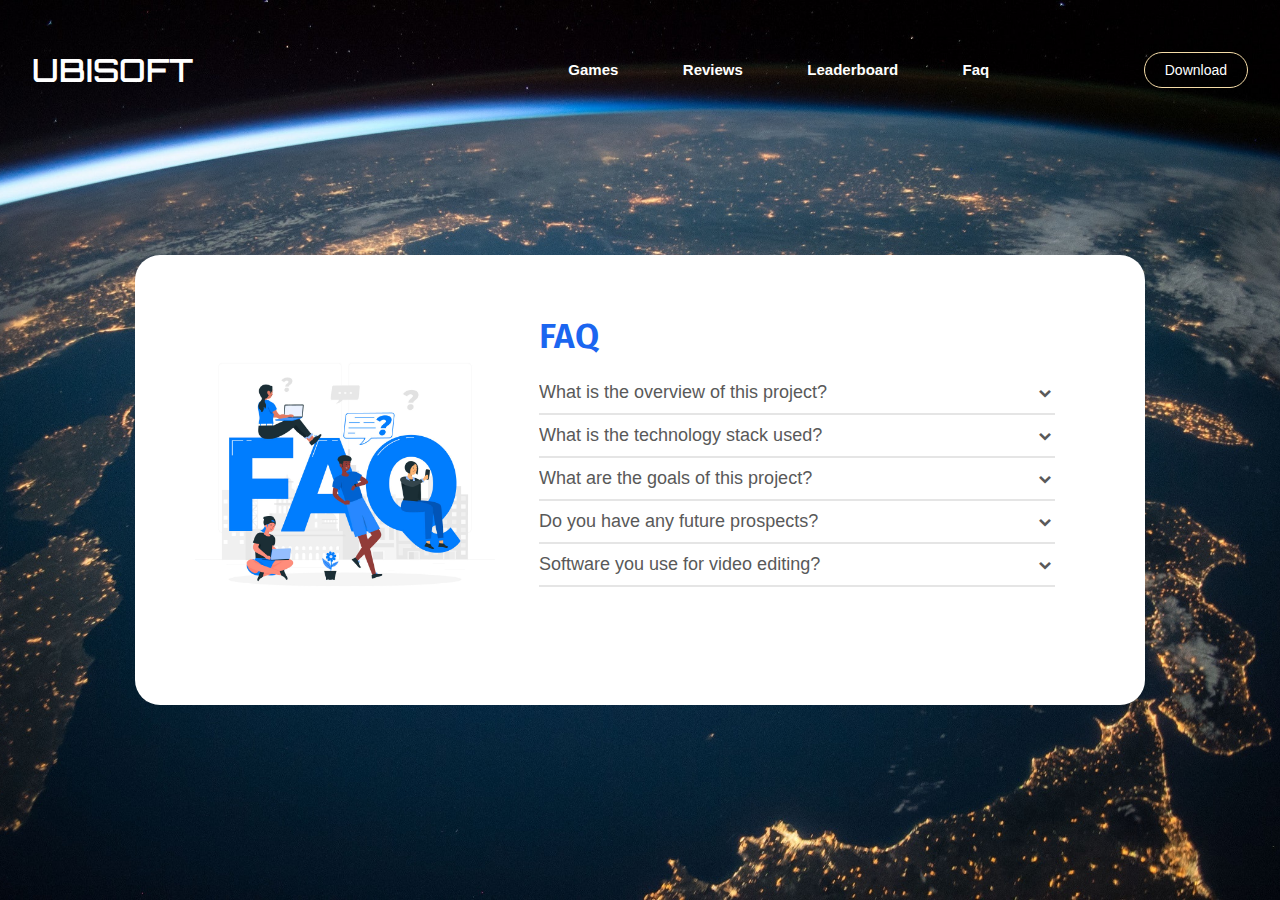
<file: faq.html>
<!DOCTYPE html>
<html lang="en" dir="ltr">
  <head>
    <meta charset="UTF-8">
    <meta name="viewport" content="width=device-width, initial-scale=1.0" />
    <link rel="stylesheet" href="CSS/faq.css">
    <link href='https://unpkg.com/boxicons@2.0.7/css/boxicons.min.css' rel='stylesheet'>
    <link rel="preconnect" href="https://fonts.googleapis.com">
    <link rel="preconnect" href="https://fonts.gstatic.com" crossorigin>
    <link href="https://fonts.googleapis.com/css2?family=Orbitron:wght@600&display=swap" rel="stylesheet">
    <meta name="viewport" content="width=device-width, initial-scale=1.0">
   </head>
<body>
    <div class="header-container">

        <header>
            <div class="logo">
                <h2><a href="index.html">UBISOFT</a></h2>
            </div>
        <nav>
            <ul>
                <li class="activa"><a href="index.html">Games</a></li>
                <li><a href="reviews.html">Reviews</a></li>
                <li><a href="leaderboard.html">Leaderboard</a></li>
                <li><a href="faq.html">Faq</a></li>
                <li class="btn"><a href="#">Download</a></li>
            </ul>
        </nav>
    </header>
</div>
    <div class="accordion">
    <div class="image-box">
      <img src="Images/faq1.jpg" alt="Accordion Image">
    </div>
    <div class="accordion-text">
      <div class="title">FAQ</div>
    <ul class="faq-text">
      <li>
        <div class="question-arrow">
          <span class="question">What is the overview of this project?</span>
          <i class="bx bxs-chevron-down arrow"></i>
        </div>
        <p>A full-fledged, immersive platform for providing knowledge about space and beyond,
          relevant to all age groups. It is a metaverse for learning about our universe wherein
          users can dive deep into the various galaxies and star systems. Users can learn
          more about the celestial bodies in an interactive way by tapping onto any of them and thus
          getting information regarding the same.</p>
        <span class="line"></span>
      </li>
      <li>
        <div class="question-arrow">
          <span class="question">What is the technology stack used?</span>
          <i class="bx bxs-chevron-down arrow"></i>
        </div>
        <p>Unity, Moralis, Ethereum, PostgreSQL, ExpressJs, VanillaJs are some of the main technologies used to make this MetaVerse.</p>
        <span class="line"></span>
      </li>
      <li>
        <div class="question-arrow">
          <span class="question">What are the goals of this project?</span>
          <i class="bx bxs-chevron-down arrow"></i>
        </div>
        <p>1. Invoking curiosity among students aiming to offer the same level of realism to
          students learning to solve real-world problems.</p>
          <p> 2. Research work for space scientists.</p>
        <span class="line"></span>
      </li>
      <li>
        <div class="question-arrow">
          <span class="question">Do you have any future prospects?</span>
          <i class="bx bxs-chevron-down arrow"></i>
        </div>
        <p>1. Enhancing Our Simulations
          </p>
          <p>2. Incorporating Virtual Reality
           </p>
            <p>3. Adding Game Mode
              </p>
        <span class="line"></span>
      </li>
      <li>
        <div class="question-arrow">
          <span class="question">Software you use for video editing?</span>
          <i class="bx bxs-chevron-down arrow"></i>
        </div>
        <p>Adobe Premiere Pro</p>
        <span class="line"></span>
      </li>
    </ul>
    </div>
  </div>


  <script>
    let li = document.querySelectorAll(".faq-text li");
    for (var i = 0; i < li.length; i++) {
      li[i].addEventListener("click", (e)=>{
        let clickedLi;
        if(e.target.classList.contains("question-arrow")){
          clickedLi = e.target.parentElement;
        }else{
          clickedLi = e.target.parentElement.parentElement;
        }
       clickedLi.classList.toggle("showAnswer");
      });
    }
  </script>

</body>
</html>
</file>
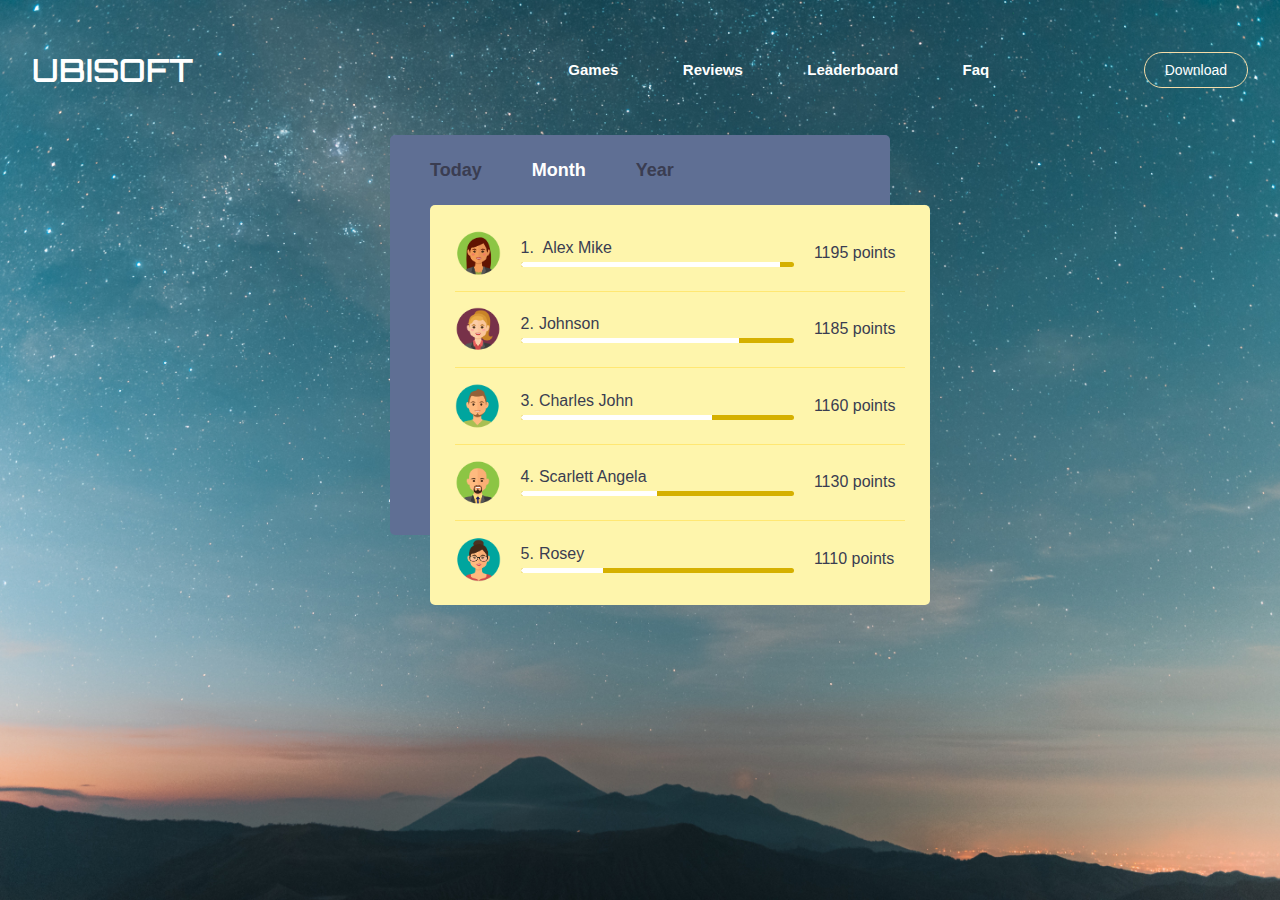
<file: leaderboard.html>
<!DOCTYPE html>
<html lang="en">
<head>
	<meta charset="UTF-8">
	<title>Leader Board using HTML CSS and Javascript</title>
	<link rel="stylesheet" href="CSS/leaderboard.css">
	<meta name="viewport" content="width=device-width, initial-scale=1.0" />
	<link rel="preconnect" href="https://fonts.googleapis.com">
	<link rel="preconnect" href="https://fonts.gstatic.com" crossorigin>
	<link href="https://fonts.googleapis.com/css2?family=Orbitron:wght@600&display=swap" rel="stylesheet">
</head>
<body>
	
<div class="wrapper">
	<header>
		<div class="logo">
			<h2><a href="index.html">UBISOFT</a></h2>
		</div>
		<nav>
			<ul>
				<li class="activa"><a class="game" href="index.html">Games</a></li>
				<li><a href="reviews.html">Reviews</a></li>
				<li><a href="leaderboard.html">Leaderboard</a></li>
				<li><a href="faq.html">Faq</a></li>
				<li class="btn"><a href="#">Download</a></li>
			</ul>
		</nav>
	</header>
	<div class="lboard_section">
		<div class="lboard_tabs">
			<div class="tabs">
				<ul>
					<li data-li="today">Today</li>
					<li class="active" data-li="month">Month</li>
					<li data-li="year">Year</li>
				</ul>
			</div>
		</div>

		<div class="lboard_wrap">
			<div class="lboard_item today" style="display: none;">
				<div class="lboard_mem">
					<div class="img">
						<img src="/Images/pic_1.png" alt="picture_1">
					</div>
					<div class="name_bar">
						<p><span>1.</span> Charles John</p>
						<div class="bar_wrap">
							<div class="inner_bar" style="width: 95%"></div>
						</div>
					</div>
					<div class="points">
						195 points
					</div>
				</div>
				<div class="lboard_mem">
					<div class="img">
						<img src="/Images/pic_2.png" alt="picture_2">
					</div>
					<div class="name_bar">
						<p><span>2.</span>Alex Mike</p>
						<div class="bar_wrap">
							<div class="inner_bar" style="width: 80%"></div>
						</div>
					</div>
					<div class="points">
						185 points
					</div>
				</div>
				<div class="lboard_mem">
					<div class="img">
						<img src="/Images/pic_3.png" alt="picture_2">
					</div>
					<div class="name_bar">
						<p><span>3.</span>Johnson</p>
						<div class="bar_wrap">
							<div class="inner_bar" style="width: 60%;"></div>
						</div>
					</div>
					<div class="points">
						160 points
					</div>
				</div>
				<div class="lboard_mem">
					<div class="img">
						<img src="/Images/pic_4.png" alt="picture_1">
					</div>
					<div class="name_bar">
						<p><span>4.</span>Rosey</p>
						<div class="bar_wrap">
							<div class="inner_bar" style="width: 30%"></div>
						</div>
					</div>
					<div class="points">
						130 points
					</div>
				</div>
				<div class="lboard_mem">
					<div class="img">
						<img src="/Images/pic_5.png" alt="picture_2">
					</div>
					<div class="name_bar">
						<p><span>5.</span>Scarlett Angela</p>
						<div class="bar_wrap">
							<div class="inner_bar" style="width: 10%"></div>
						</div>
					</div>
					<div class="points">
						110 points
					</div>
				</div>
			</div>
			<div class="lboard_item month" style="display: block;">
				<div class="lboard_mem">
					<div class="img">
						<img src="/Images/pic_6.png" alt="picture_2">
					</div>
					<div class="name_bar">
						<p><span>1.</span> Alex Mike</p>
						<div class="bar_wrap">
							<div class="inner_bar" style="width: 95%"></div>
						</div>
					</div>
					<div class="points">
						1195 points
					</div>
				</div>
				<div class="lboard_mem">
					<div class="img">
						<img src="/Images/pic_3.png" alt="picture_3">
					</div>
					<div class="name_bar">
						<p><span>2.</span>Johnson</p>
						<div class="bar_wrap">
							<div class="inner_bar" style="width: 80%"></div>
						</div>
					</div>
					<div class="points">
						1185 points
					</div>
				</div>
				<div class="lboard_mem">
					<div class="img">
						<img src="/Images/pic_1.png" alt="picture_1">
					</div>
					<div class="name_bar">
						<p><span>3.</span>Charles John</p>
						<div class="bar_wrap">
							<div class="inner_bar" style="width: 70%;"></div>
						</div>
					</div>
					<div class="points">
						1160 points
					</div>
				</div>
				<div class="lboard_mem">
					<div class="img">
						<img src="/Images/pic_5.png" alt="picture_5">
					</div>
					<div class="name_bar">
						<p><span>4.</span>Scarlett Angela</p>
						<div class="bar_wrap">
							<div class="inner_bar" style="width: 50%"></div>
						</div>
					</div>
					<div class="points">
						1130 points
					</div>
				</div>
				<div class="lboard_mem">
					<div class="img">
						<img src="/Images/pic_4.png" alt="picture_4">
					</div>
					<div class="name_bar">
						<p><span>5.</span>Rosey</p>
						<div class="bar_wrap">
							<div class="inner_bar" style="width: 30%"></div>
						</div>
					</div>
					<div class="points">
						1110 points
					</div>
				</div>
			</div>
			<div class="lboard_item year" style="display: none;">
				<div class="lboard_mem">
					<div class="img">
						<img src="/Images/pic_5.png" alt="picture_5">
					</div>
					<div class="name_bar">
						<p><span>1.</span>Scarlett Angela</p>
						<div class="bar_wrap">
							<div class="inner_bar" style="width: 90%"></div>
						</div>
					</div>
					<div class="points">
						2195 points
					</div>
				</div>
				<div class="lboard_mem">
					<div class="img">
						<img src="/Images/pic_4.png" alt="picture_4">
					</div>
					<div class="name_bar">
						<p><span>2.</span>Rosey</p>
						<div class="bar_wrap">
							<div class="inner_bar" style="width: 85%"></div>
						</div>
					</div>
					<div class="points">
						2185 points
					</div>
				</div>
				<div class="lboard_mem">
					<div class="img">
						<img src="/Images/pic_3.png" alt="picture_3">
					</div>
					<div class="name_bar">
						<p><span>3.</span>Johnson</p>
						<div class="bar_wrap">
							<div class="inner_bar" style="width: 65%;"></div>
						</div>
					</div>
					<div class="points">
						2160 points
					</div>
				</div>
				<div class="lboard_mem">
					<div class="img">
						<img src="/Images/pic_1.png" alt="picture_1">
					</div>
					<div class="name_bar">
						<p><span>4.</span>Charles John</p>
						<div class="bar_wrap">
							<div class="inner_bar" style="width: 30%"></div>
						</div>
					</div>
					<div class="points">
						2130 points
					</div>
				</div>
				<div class="lboard_mem">
					<div class="img">
						<img src="/Images/pic_2.png" alt="picture_2">
					</div>
					<div class="name_bar">
						<p><span>5.</span>Alex Mike</p>
						<div class="bar_wrap">
							<div class="inner_bar" style="width: 10%"></div>
						</div>
					</div>
					<div class="points">
						2110 points
					</div>
				</div>
			</div>
		</div>
	</div>
</div>	

<script src="Js/leaderboard.js"></script>
</body>
</html>
</file>
<file: CSS/faq.css>
@import url('https://fonts.googleapis.com/css2?family=Poppins:wght@200;300;400;500;600;700&display=swap');
@import url('https://fonts.googleapis.com/css2?family=Fira+Sans:wght@500;600&display=swap');
*{
  margin: 0;
  padding: 0;
  box-sizing: border-box;
  font-family: "Poppins" , sans-serif;
  font-family: 'Cinzel Decorative', cursive;
    font-family: 'Exo 2', sans-serif;
}
.header-container{
  position: absolute;
    top: 0;
    min-width: 95%;
}
html { 
	background: url(../Images/faq1_bg.jpg) no-repeat center center fixed; 
	-webkit-background-size: cover;
	-moz-background-size: cover;
	-o-background-size: cover;
	 background-size: cover;
  }
body{
  display: flex;
  align-items: center;
  justify-content: center;
  min-height: 100vh;
  padding: 40px;
  padding-top: 100px;
}
::selection{
  background: yellow;
  color: #fff;
}
.accordion{
  display: flex;
  max-width: 1010px;
  width: 100%;
  align-items: center;
  justify-content: space-between;
  background: #fff;
  border-radius: 25px;
  padding: 45px 90px 45px 60px;
}
.accordion .image-box{
  height: 360px;
  width: 300px;
}
.accordion .image-box img{
  height: 100%;
  width: 100%;
  object-fit: contain;
}
.accordion .accordion-text{
  width: 60%;
}
.accordion .accordion-text .title{
  font-size: 35px;
  font-weight: 600;
  color: rgb(27, 102, 240);
  font-family: 'Fira Sans', sans-serif;
}
.accordion .accordion-text .faq-text{
  margin-top: 25px;
  height: 263px;
  overflow-y: auto;
}
.faq-text::-webkit-scrollbar{
  display: none;
}
.accordion .accordion-text li{
  list-style: none;
  cursor: pointer;
}
.accordion-text li .question-arrow{
  display: flex;
  align-items: center;
  justify-content: space-between;
}
.accordion-text li .question-arrow .question{
  font-size: 18px;
  font-weight: 500;
  color: #595959;
  transition: all 0.3s ease;
}
.accordion-text li .question-arrow .arrow{
  font-size: 20px;
  color: #595959;
  transition: all 0.3s ease;
}
.accordion-text li.showAnswer .question-arrow .arrow{
  transform: rotate(-180deg);
}
.accordion-text li:hover .question-arrow .question,
.accordion-text li:hover .question-arrow .arrow{
  color: rgb(27, 102, 240);
}
.accordion-text li.showAnswer .question-arrow .question,
.accordion-text li.showAnswer .question-arrow .arrow{
  color: rgb(27, 102, 240);
}
.accordion-text li .line{
  display: block;
  height: 2px;
  width: 100%;
  margin: 10px 0;
  background: rgba(0, 0, 0, 0.1);
}
.accordion-text li p{
  width: 92%;
  font-size: 15px;
  font-weight: 500;
  color: #595959;
  display: none;
}
.accordion-text li.showAnswer p{
  display: block;
}

@media (max-width: 994px) {
  body{
    padding: 40px 20px;
  }
  .accordion{
    max-width: 100%;
    padding: 45px 60px 45px 60px;
  }
  .accordion .image-box{
    height: 360px;
    width: 220px;
  }
  .accordion .accordion-text{
    width: 63%;
  }
}
@media (max-width: 820px) {
  .accordion{
    flex-direction: column;
  }
  .accordion .image-box{
    height: 360px;
    width: 300px;
    background: #7d2ae8;
    width: 100%;
    border-radius: 25px;
    padding: 30px;
  }
  .accordion .accordion-text{
    width: 100%;
    margin-top: 30px;
  }
}
@media (max-width: 538px) {
  .accordion{
    padding: 25px;
  }
  .accordion-text li p{
    width: 98%;
  }
}
 header .logo h2 a{
  display: block;
  font-size: 32px;
  font-weight: 600;
  text-decoration: none;
  color: white;
  font-family: 'Orbitron', sans-serif;
  }
   header{
      display: flex;
      align-items: center;
      justify-content: space-between;
      padding: 50px 0 5px;
  }
  nav ul li{
      list-style: none;
      display: inline-block;
  }
  nav ul li a{
      text-decoration: none;
      color: white;
      margin-left: 60px;
      font-size: 15px;
      font-weight: 600;
      border-bottom: 2px solid transparent;
      transition: .6s;
  }
  nav ul li:not(:last-child) a:hover,
  nav ul li:not(:last-child) a:focus{
      border-bottom: 2px solid white;
  }
  nav ul li .active a{
      border-bottom: 2px solid white;
  }
  nav ul li.btn a{
      background: transparent ;
      color: white;
      border: 1px solid #f5dca8;
      padding: 9px 20px;
      border-radius:30px ;
      line-height: 1.4px;
      font-size: 14px;
      font-weight: 500;
      margin-left: 150px;
  }
  nav ul li.btn:hover a{
      border: 1px solid white;
      color: black;
      background: white;
      transition: .4s;
  }


  @media only screen and (max-width: 768px) {
  .header-container{
    width: 800px;
    max-width:90%;
    margin: 0 auto;
}
header .logo h2 a{
  font-size: 20px;
  }
  nav ul li.btn a{
    display: none;
  }
  nav ul li.activa a{
    display: none;
  }
  nav ul li a{
    font-size: 12px;
    margin-left: 25px;
  }
  .accordion{
    max-width: 100%;
    padding: 45px;

  }
  .accordion{
    display: flex;
    max-width: 500px;
    width: 100%;
    height: 680px;
    align-items: center;
    justify-content: space-between;
    background: #fff;
    border-radius: 25px;
    padding: 60px 90px 45px 60px;
    border-top: 45px;
  }
  }
</file>
<file: CSS/leaderboard.css>
@import url('https://fonts.googleapis.com/css?family=Montserrat:400,600,700&display=swap');

*{
	margin: 0;
	padding: 0;
	list-style: none;
	box-sizing: border-box;
	font-family: 'Montserrat', sans-serif;
	font-family: 'Cinzel Decorative', cursive;
    font-family: 'Exo 2', sans-serif;
}
html { 
	background: url(../Images/leaderboard_bg.jpg) no-repeat center center fixed; 
	-webkit-background-size: cover;
	-moz-background-size: cover;
	-o-background-size: cover;
	 background-size: cover;
  }

.wrapper{
	height: 100%;
	max-width: 95%;
	width: 1400px;
	margin: 0 auto;
}

.lboard_section{
	width: 500px;
	height: 400px;
	margin: 40px auto 0;
	background: #5f6f94;
	padding: 25px 40px;
	position: relative;
	border-radius: 5px;
}

.lboard_section .lboard_tabs ul{
	display: flex;
}

.lboard_section .lboard_tabs ul li{
	margin-right: 50px;
	font-size: 18px;
	font-weight: 600;
	color: #3a3d51;
	cursor: pointer;
}

.lboard_section .lboard_tabs ul li:hover,
.lboard_section .lboard_tabs ul li.active{
	color: #fff;
}

.lboard_wrap{
	position: absolute;
	top: 70px;
	left: 40px;
	background: #fef5ac;
	width: 100%;
	height: 100%;
	border-radius: 5px;
}

.lboard_wrap .lboard_item{
	padding: 25px;
}

.lboard_wrap .lboard_mem{
	display: flex;
	align-items: center;
	padding: 15px 0;
	border-bottom: 1px solid #ffe773;
}

.lboard_wrap .lboard_mem:first-child{
	padding-top: 0;
}

.lboard_wrap .lboard_mem:last-child{
	padding-bottom: 0;
	border-bottom: 0;
}

.lboard_wrap .lboard_mem .img{
	width: 50px;
}

.lboard_wrap .lboard_mem img{
	display: block;
	width: 100%;
}

.lboard_wrap .lboard_mem .name_bar{
	margin: 0 20px;
	width: calc(100% - 150px);
}

.lboard_wrap .lboard_mem .name_bar p{
	color: #3a3d51;
}

.lboard_wrap .lboard_mem .name_bar p span{
	margin-right: 5px;
}

.lboard_wrap .lboard_mem .points{
	width: 100px;
	color: #3a3d51;
}

.lboard_wrap .lboard_mem .name_bar .bar_wrap{
	width: 100%;
	height: 5px;
	background: #d5b000;
	margin-top: 5px;
	border-radius: 5px;
	position: relative;
	overflow: hidden;
}

.lboard_wrap .lboard_mem .name_bar .bar_wrap .inner_bar{
	position: absolute;
	top: 0;
	left: 0;
	height: 5px;
	background: #fff;
	border-radius: 5px;
	border-top-right-radius: 0px;
	border-bottom-right-radius: 0px;
}


.wrapper header .logo h2 a{
	display: block;
	font-size: 32px;
	font-weight: 600;
	text-decoration: none;
	color: white;
	font-family: 'Orbitron', sans-serif;
	}
	.wrapper header{
		display: flex;
		align-items: center;
		justify-content: space-between;
		padding: 50px 0 5px;
	}
	nav ul li{
		list-style: none;
		display: inline-block;
	}
	nav ul li a{
		text-decoration: none;
		color: white;
		margin-left: 60px;
		font-size: 15px;
		font-weight: 600;
		border-bottom: 2px solid transparent;
		transition: .6s;
	}
	nav ul li:not(:last-child) a:hover,
	nav ul li:not(:last-child) a:focus{
		border-bottom: 2px solid white;
	}
	nav ul li .active a{
		border-bottom: 2px solid white;
	}
	nav ul li.btn a{
		background: transparent ;
		color: white;
		border: 1px solid #f5dca8;
		padding: 9px 20px;
		border-radius:30px ;
		line-height: 1.4px;
		font-size: 14px;
		font-weight: 500;
		margin-left: 150px;
	}
	nav ul li.btn:hover a{
		border: 1px solid white;
		color: black;
		background: white;
		transition: .4s;
	}

	@media only screen and (max-width: 768px) {
	
		.wrapper{
			width: 800px;
			max-width:90%;
			margin: 0 auto;
		}
		.wrapper header .logo h2 a{
			font-size: 20px;
			}
			.wrapper header{
				padding: 50px 0 2px;
			}
			nav ul li a{
				margin-left: 30px;
				font-size: 12px;
			}
			nav ul li .activa a{
				display: none;
			}
		   
			nav ul li.btn a{
				display: none;
			}
			nav ul li .game{
                display: none;
            }
}
</file>
